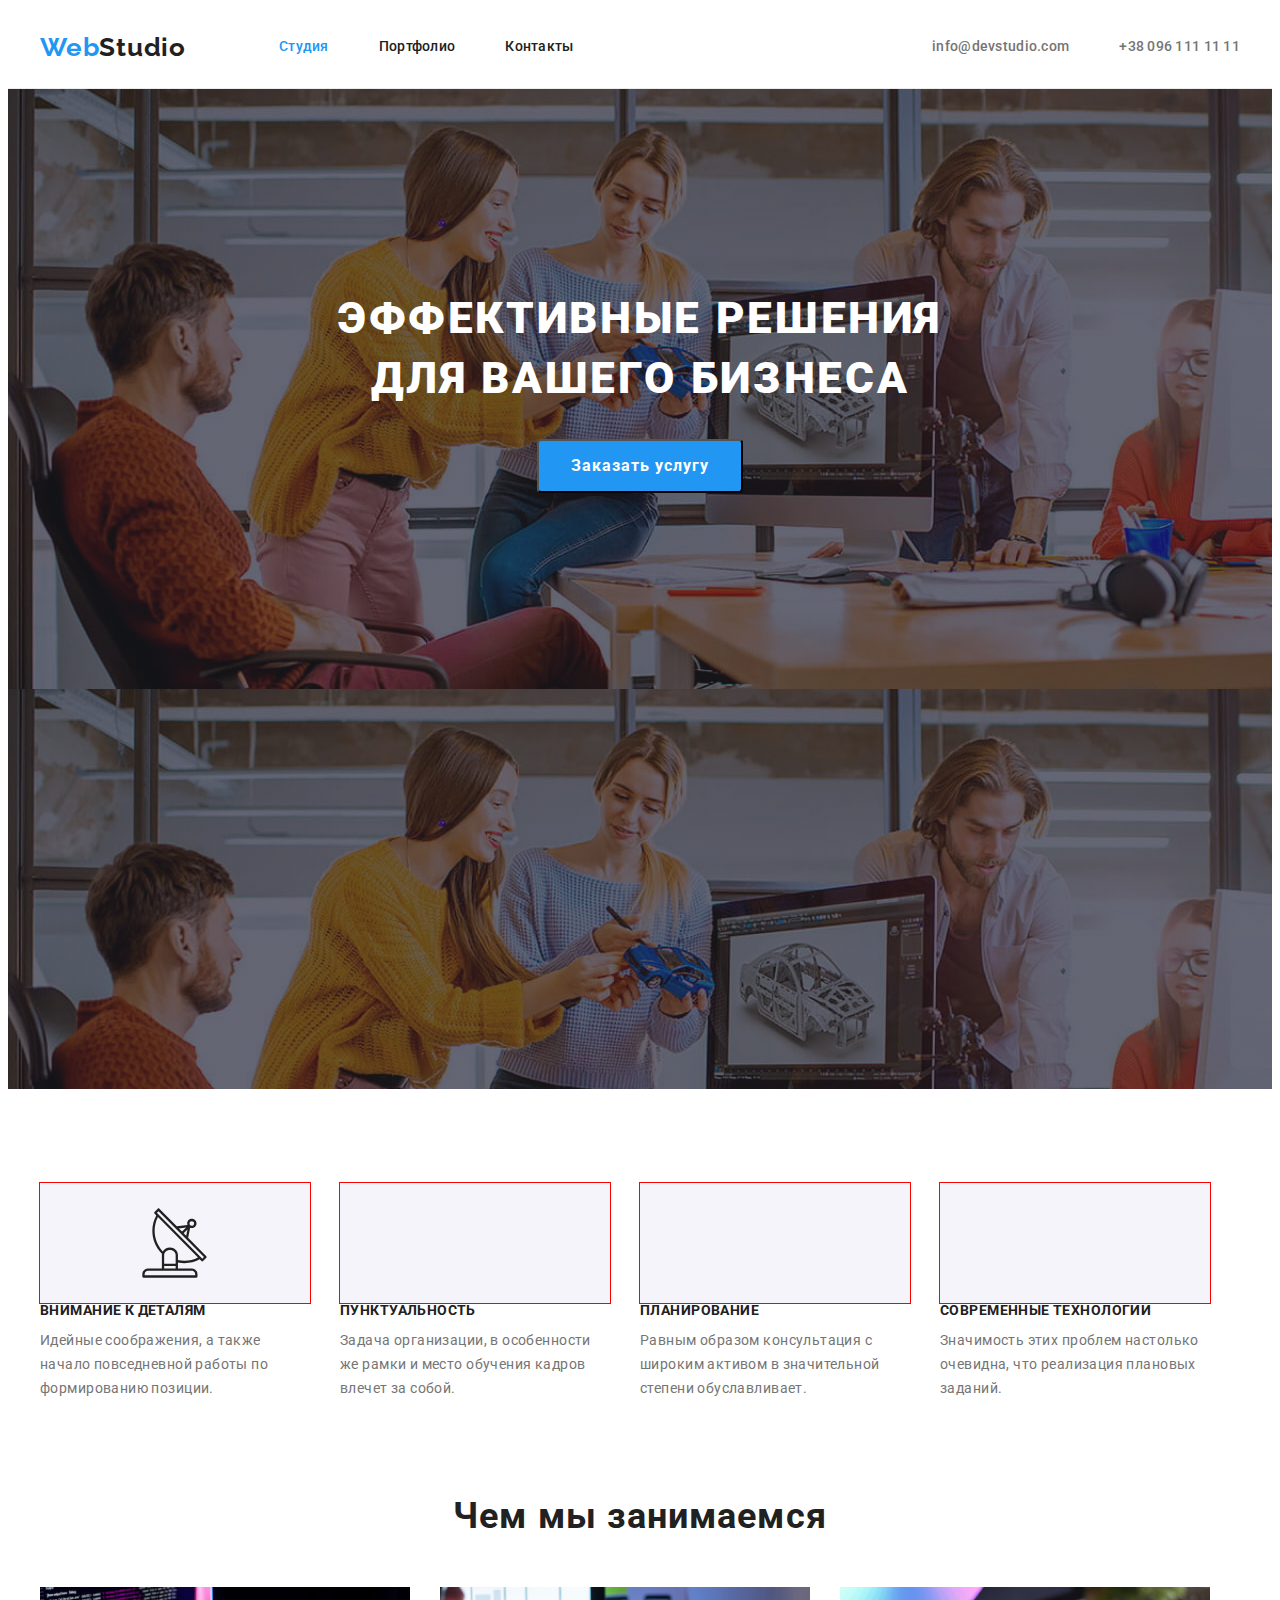
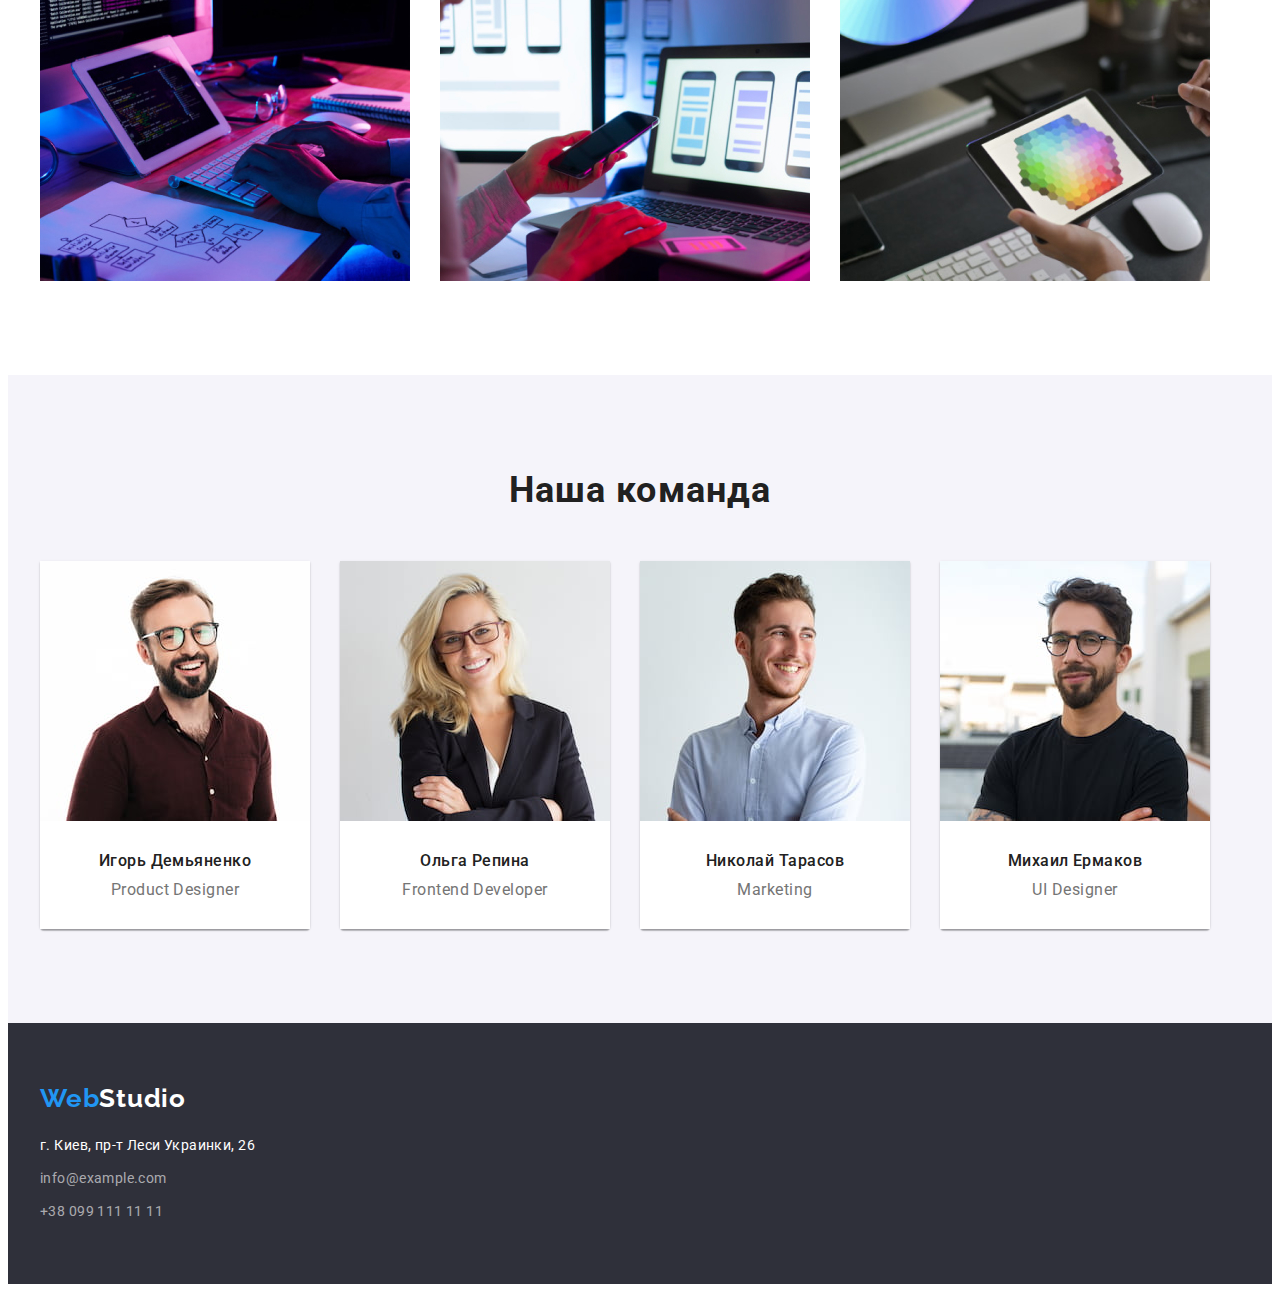
<file: index.html>
<!DOCTYPE html>
<html lang="en">
  <head>
    <meta charset="UTF-8" />
    <meta http-equiv="X-UA-Compatible" content="IE=edge" />
    <meta name="viewport" content="width=device-width, initial-scale=1.0" />
    <title>Document</title>
    <link rel="preconnect" href="https://fonts.googleapis.com" />
    <link rel="preconnect" href="https://fonts.gstatic.com" crossorigin />
    <link
      href="https://fonts.googleapis.com/css2?family=Raleway:wght@700&family=Roboto:wght@400;500;700;900&display=swap"
      rel="stylesheet"
    />
    <link
      rel="stylesheet"
      href="https://cdnjs.cloudflare.com/ajax/libs/modern-normalize/1.1.0/modern-normalize.min.css"
      integrity="sha512-wpPYUAdjBVSE4KJnH1VR1HeZfpl1ub8YT/NKx4PuQ5NmX2tKuGu6U/JRp5y+Y8XG2tV+wKQpNHVUX03MfMFn9Q=="
      crossorigin="anonymous"
      referrerpolicy="no-referrer"
    />
    <link rel="stylesheet" href="./css/styles.css" />
  </head>
  <body>
    <!-- шапка сайта -->
    <header class="page-header">
      <!-- site nav -->
      <div class="container main-nav">
        <nav class="main-nav">
          <a href="/" class="logo">
            <span class="logo-biginer">Web</span>Studio
          </a>

          <ul class="list site-nav">
            <li class="item"><a href="" class="link current">Студия</a></li>
            <li class="item">
              <a href="./portfolio.html" class="link">Портфолио</a>
            </li>
            <li class="item"><a href="" class="link">Контакты</a></li>
          </ul>
        </nav>

        <ul class="list contacts-nav">
          <li class="item">
            <a href="mailto:info@devstudio.com" class="contact"
              >info@devstudio.com</a
            >
          </li>
          <li class="item">
            <a href="tel:+380961111111" class="contact">+38 096 111 11 11</a>
          </li>
        </ul>
      </div>
    </header>

    <main>
      <!-- Герой -->
      <section class="hero section">
        <div class="container">
          <h1 class="hero-title">
            Эффективные решения <br />
            для вашего бизнеса
          </h1>
          <button class="hero-button" type="button">Заказать услугу</button>
        </div>
      </section>

      <!-- секция особенностей -->
      <section class="feature section">
        <div class="container">
          <h2 class="section-title visually-hidden">особенности</h2>
          <ul class="feature-list list">
            <li class="item icon-antenna">
              <h3 class="title">Внимание к деталям</h3>
              <p class="feature-list-text">
                Идейные соображения, а также начало повседневной работы по
                формированию позиции.
              </p>
            </li>
            <li class="item icon-clock">
              <h3 class="title">Пунктуальность</h3>
              <p class="feature-list-text">
                Задача организации, в особенности же рамки и место обучения
                кадров влечет за собой.
              </p>
            </li>
            <li class="item icon-display">
              <h3 class="title">Планирование</h3>
              <p class="feature-list-text">
                Равным образом консультация с широким активом в значительной
                степени обуславливает.
              </p>
            </li>
            <li class="item icon-astronaut">
              <h3 class="title">Современные технологии</h3>
              <p class="feature-list-text">
                Значимость этих проблем настолько очевидна, что реализация
                плановых заданий.
              </p>
            </li>
          </ul>
        </div>
      </section>

      <!-- секция: чем занимаемся -->
      <section class="activity section">
        <div class="container">
          <h2 class="section-title">Чем мы занимаемся</h2>
          <ul class="activity-list list">
            <li class="item">
              <img
                src="images/pic_1.jpg"
                alt="работа с клавиатурой"
                width="370"
                height="294"
              />
            </li>
            <li class="item">
              <img
                src="images/pic_2.jpg"
                alt="работа над мобильным приложением"
                width="370"
                height="294"
              />
            </li>
            <li class="item">
              <img
                src="images/pic_3.jpg"
                alt="работа с цветом"
                width="370"
                height="294"
              />
            </li>
          </ul>
        </div>
      </section>

      <!-- секция: команда -->
      <section class="team section">
        <div class="container">
          <h2 class="section-title">Наша команда</h2>
          <ul class="team-list list">
            <li class="item">
              <div class="card-thumb">
                <img
                  src="./images/portrate1.jpg"
                  alt="Фото дизайнера"
                  width="270"
                  height="260"
                />
              </div>
              <div class="card-content">
                <h3 class="title">Игорь Демьяненко</h3>
                <p class="team-list-text">Product Designer</p>
              </div>
            </li>

            <li class="item">
              <div class="card-thumb">
                <img
                  src="./images/portrate2.jpg"
                  alt="Фото разработчика"
                  width="270"
                  height="260"
                />
              </div>
              <div class="card-content">
                <h3 class="title">Ольга Репина</h3>
                <p class="team-list-text">Frontend Developer</p>
              </div>
            </li>

            <li class="item">
              <div class="card-thumb">
                <img
                  src="./images/portrate3.jpg"
                  alt="фото маркетолога"
                  width="270"
                  height="260"
                />
              </div>
              <div class="card-content">
                <h3 class="title">Николай Тарасов</h3>
                <p class="team-list-text">Marketing</p>
              </div>
            </li>

            <li class="item">
              <div class="card-thumb">
                <img
                  src="./images/portrate4.jpg"
                  alt="фото дизайнера"
                  width="270"
                  height="260"
                />
              </div>
              <div class="card-content">
                <h3 class="title">Михаил Ермаков</h3>
                <p class="team-list-text">UI Designer</p>
              </div>
            </li>
          </ul>
        </div>
      </section>
    </main>

    <!-- футер -->
    <footer class="footer">
      <div class="container">
        <a href="/" class="footer-logo">
          <span class="logo-biginer">Web</span>Studio
        </a>

        <address class="address">г. Киев, пр-т Леси Украинки, 26</address>

        <ul class="footer-list list">
          <li class="item">
            <a class="contact" href="mailto:info@example.com"
              >info@example.com</a
            >
          </li>

          <li class="item">
            <a class="contact" href="tel:+380991111111">+38 099 111 11 11</a>
          </li>
        </ul>
      </div>
    </footer>
  </body>
</html>
</file>
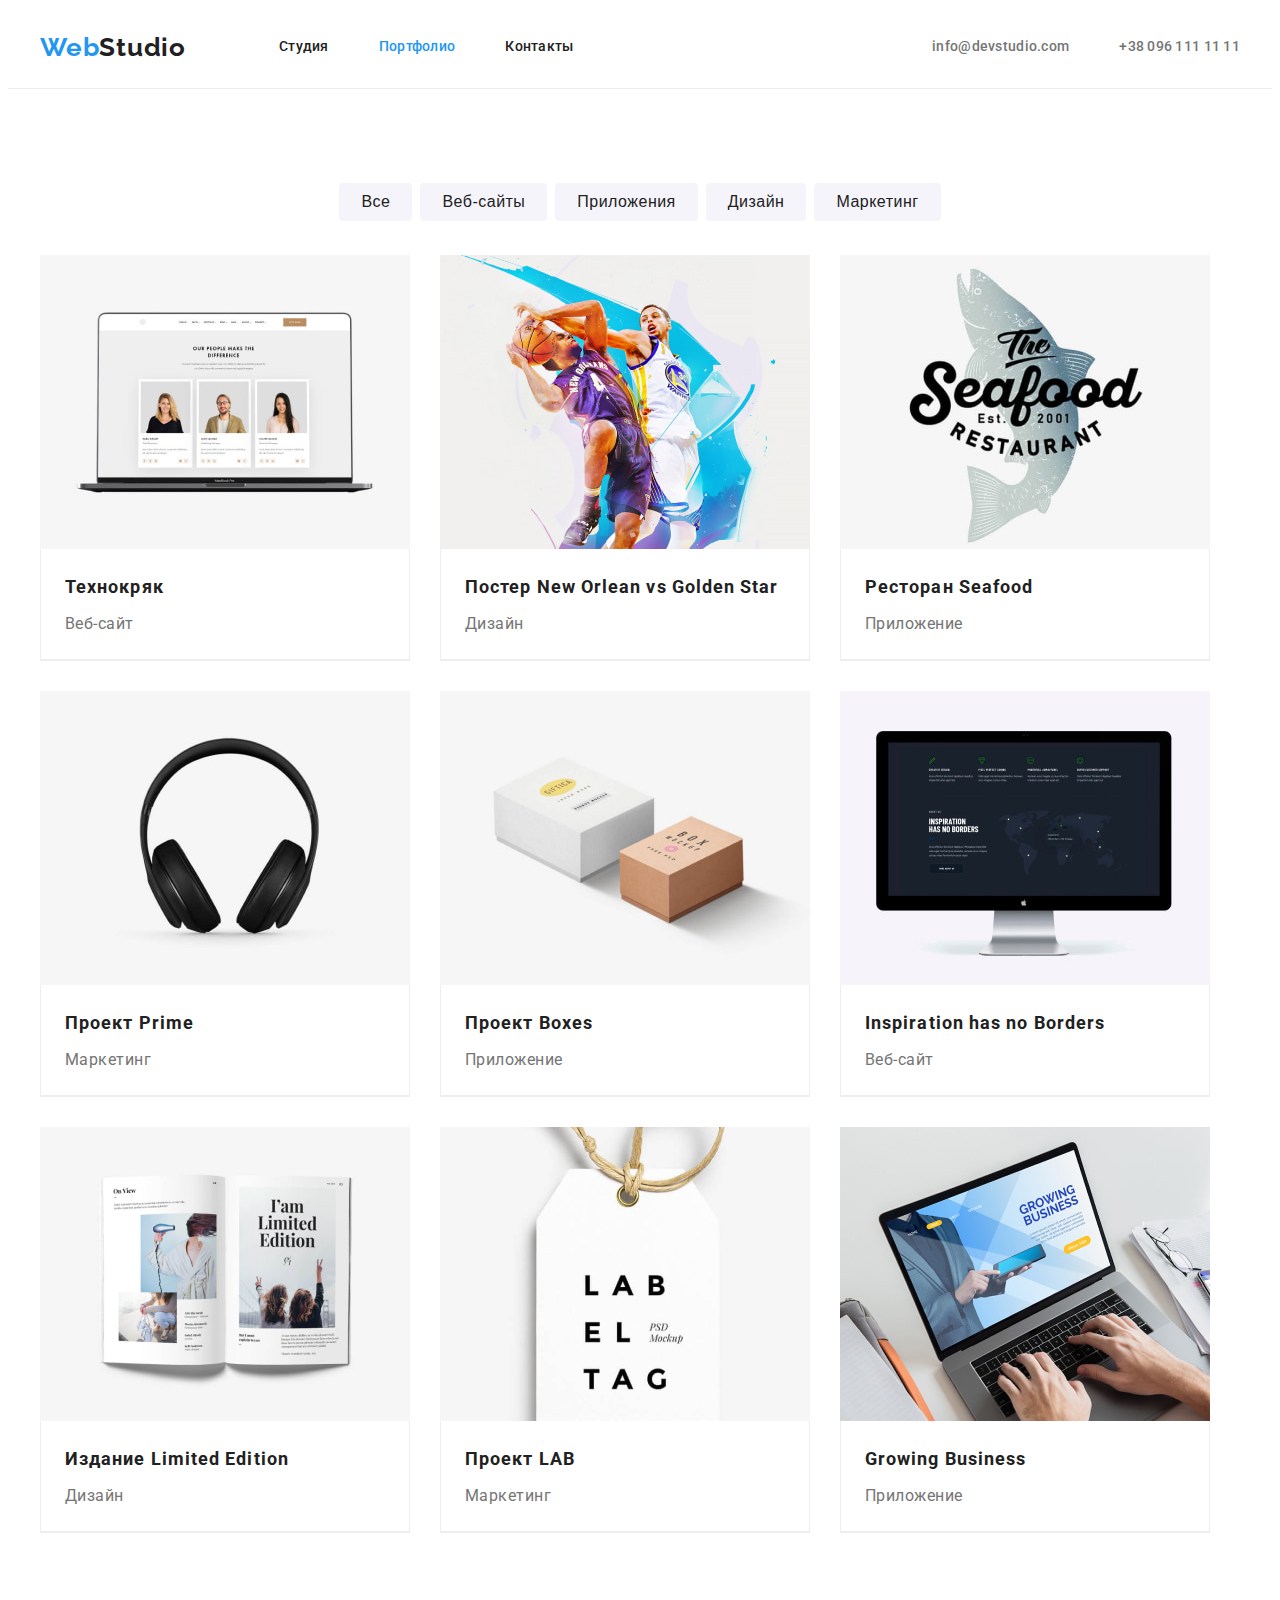
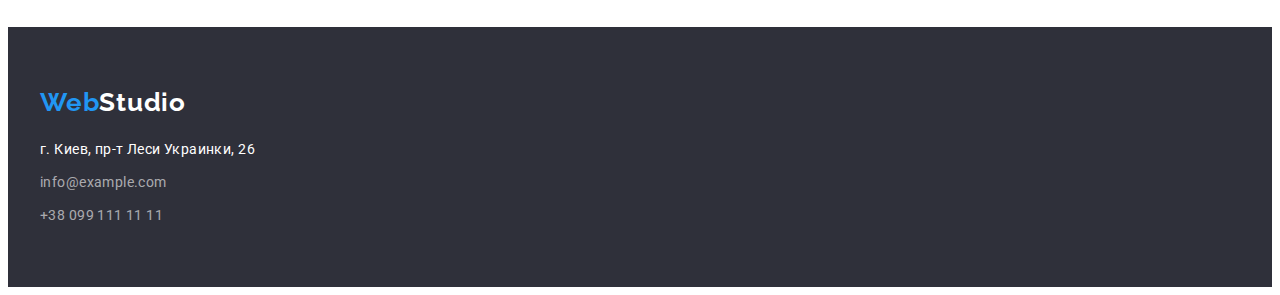
<file: portfolio.html>
<!DOCTYPE html>
<html lang="en">
  <head>
    <meta charset="UTF-8" />
    <meta http-equiv="X-UA-Compatible" content="IE=edge" />
    <meta name="viewport" content="width=device-width, initial-scale=1.0" />
    <title>Document</title>
    <link rel="preconnect" href="https://fonts.googleapis.com" />
    <link rel="preconnect" href="https://fonts.gstatic.com" crossorigin />
    <link
      href="https://fonts.googleapis.com/css2?family=Raleway:wght@700&family=Roboto:wght@400;500;700;900&display=swap"
      rel="stylesheet"
    />
    <link
      rel="stylesheet"
      href="https://cdnjs.cloudflare.com/ajax/libs/modern-normalize/1.1.0/modern-normalize.min.css"
      integrity="sha512-wpPYUAdjBVSE4KJnH1VR1HeZfpl1ub8YT/NKx4PuQ5NmX2tKuGu6U/JRp5y+Y8XG2tV+wKQpNHVUX03MfMFn9Q=="
      crossorigin="anonymous"
      referrerpolicy="no-referrer"
    />
    <link rel="stylesheet" href="./css/styles.css" />
  </head>
  <body>
    <!-- шапка сайта -->
    <header class="page-header">
      <!-- site nav -->
      <div class="container main-nav">
        <nav class="main-nav">
          <a href="/" class="logo">
            <span class="logo-biginer">Web</span>Studio
          </a>

          <ul class="list site-nav">
            <li class="item"><a href="./index.html" class="link">Студия</a></li>
            <li class="item"><a href="" class="link current">Портфолио</a></li>
            <li class="item"><a href="" class="link">Контакты</a></li>
          </ul>
        </nav>

        <ul class="list contacts-nav">
          <li class="item">
            <a href="mailto:info@devstudio.com" class="contact"
              >info@devstudio.com</a
            >
          </li>
          <li class="item">
            <a href="tel:+380961111111" class="contact">+38 096 111 11 11</a>
          </li>
        </ul>
      </div>
    </header>

    <main>
      <section class="portfolio">
        <div class="container">
          <h1 class="portfolio-title visually-hidden">портфолио</h1>
          <h2 class="portfolio-filtr visually-hidden">фильтр</h2>
          <ul class="filter list">
            <li class="item">
              <button class="filter-button" type="button">Все</button>
            </li>
            <li class="item">
              <button class="filter-button" type="button">Веб-сайты</button>
            </li>
            <li class="item">
              <button class="filter-button" type="button">Приложения</button>
            </li>
            <li class="item">
              <button class="filter-button" type="button">Дизайн</button>
            </li>
            <li class="item">
              <button class="filter-button" type="button">Маркетинг</button>
            </li>
          </ul>

          <ul class="projects list">
            <li class="project-item">
              <a href="">
                <div class="project-thomb">
                  <img
                    src="./images/project1(1).jpg"
                    alt="пример веб-сайта"
                    width="370"
                    height="294"
                  />
                </div>
                <div class="project-content">
                  <h3 class="project-item-title">Технокряк</h3>
                  <p class="project-item-text">Веб-сайт</p>
                </div>
              </a>
            </li>

            <li class="project-item">
              <a href="">
                <div class="project-thomb">
                  <img
                    src="./images/project2(1).jpg"
                    alt="пример дизайна"
                    width="370"
                    height="294"
                  />
                </div>
                <div class="project-content">
                  <h3 class="project-item-title">
                    Постер New Orlean vs Golden Star
                  </h3>
                  <p class="project-item-text">Дизайн</p>
                </div>
              </a>
            </li>

            <li class="project-item">
              <a href="">
                <div class="project-thomb">
                  <img
                    src="./images/project3(1).jpg"
                    alt="пример приложения"
                    width="370"
                    height="294"
                  />
                </div>
                <div class="project-content">
                  <h3 class="project-item-title">Ресторан Seafood</h3>
                  <p class="project-item-text">Приложение</p>
                </div>
              </a>
            </li>

            <li class="project-item">
              <a href="">
                <div class="project-thomb">
                  <img
                    src="./images/project4(1).jpg"
                    alt="пример маркетинга"
                    width="370"
                    height="294"
                  />
                </div>
                <div class="project-content">
                  <h3 class="project-item-title">Проект Prime</h3>
                  <p class="project-item-text">Маркетинг</p>
                </div>
              </a>
            </li>

            <li class="project-item">
              <a href="">
                <div class="project-thomb">
                  <img
                    src="./images/project5(1).jpg"
                    alt="пример приложения"
                    width="370"
                    height="294"
                  />
                </div>
                <div class="project-content">
                  <h3 class="project-item-title">Проект Boxes</h3>
                  <p class="project-item-text">Приложение</p>
                </div>
              </a>
            </li>

            <li class="project-item">
              <a href="">
                <div class="project-thomb">
                  <img
                    src="./images/project6(1).jpg"
                    alt="пример веб-сайта"
                    width="370"
                    height="294"
                  />
                </div>
                <div class="project-content">
                  <h3 class="project-item-title">Inspiration has no Borders</h3>
                  <p class="project-item-text">Веб-сайт</p>
                </div>
              </a>
            </li>

            <li class="project-item">
              <a href="">
                <div class="project-thomb">
                  <img
                    src="./images/project7(1).jpg"
                    alt="пример дизайна"
                    width="370"
                    height="294"
                  />
                </div>
                <div class="project-content">
                  <h3 class="project-item-title">Издание Limited Edition</h3>
                  <p class="project-item-text">Дизайн</p>
                </div>
              </a>
            </li>

            <li class="project-item">
              <a href="">
                <div class="project-thomb">
                  <img
                    src="./images/project8(1).jpg"
                    alt="пример маркетинга"
                    width="370"
                    height="294"
                  />
                </div>
                <div class="project-content">
                  <h3 class="project-item-title">Проект LAB</h3>
                  <p class="project-item-text">Маркетинг</p>
                </div>
              </a>
            </li>

            <li class="project-item">
              <a href="">
                <div class="project-thomb">
                  <img
                    src="./images/project9(1).jpg"
                    alt="пример приложения"
                    width="370"
                    height="294"
                  />
                </div>
                <div class="project-content">
                  <h3 class="project-item-title">Growing Business</h3>
                  <p class="project-item-text">Приложение</p>
                </div>
              </a>
            </li>
          </ul>
        </div>
      </section>
    </main>

    <!-- футер -->
    <footer class="footer">
      <div class="container">
        <a href="/" class="footer-logo">
          <span class="logo-biginer">Web</span>Studio
        </a>

        <address class="address">г. Киев, пр-т Леси Украинки, 26</address>

        <ul class="footer-list list">
          <li class="item">
            <a class="contact" href="mailto:info@example.com"
              >info@example.com</a
            >
          </li>

          <li class="item">
            <a class="contact" href="tel:+380991111111">+38 099 111 11 11</a>
          </li>
        </ul>
      </div>
    </footer>
  </body>
</html>
</file>
<file: css/styles.css>
:root {
  /* цвет */
  --primary-text-color: #757575;
  --title-text-color: #212121;
  --accent-color: #2196f3;
  --accent-button-hover: #188ce8;
  --primary-background-color: #ffffff;
  --second-background-color: #e5e5e5;
  --team-background-color: #f5f4fa;
  --dark-background-color: #2f303a;
  --footer-mail-color: rgba(255, 255, 255, 0.6);

  /* шрифты */
  --main-font: "Roboto", sans-serif;
  --logo-font: "Raleway", sans-serif;

  /* геометрия */
  --card-set-gap: 30px;
}

body {
  color: var(--primary-text-color);
  background-color: var(--primary-background-color);
  font-family: var(--main-font);
}

.visually-hidden {
  position: absolute;
  width: 1px;
  height: 1px;
  margin: -1px;
  border: 0;
  padding: 0;
  white-space: nowrap;
  clip-path: inset(100%);
  clip: rect(0 0 0 0);
  overflow: hidden;
}

/* сброс margin и некоторых стилей*/
h1,
h2,
h3,
p,
ul {
  margin: 0px;
  padding: 0px;
}

a {
  text-decoration: none;
}

img {
  display: block;
  max-width: 100%;
  height: auto;
}

.list {
  list-style: none;
}

/* общие параметры контейнеров и секций*/
.container {
  width: 1200px;
  padding: 0 15px;
  margin-left: auto;
  margin-right: auto;
}
.section {
  padding-top: 94px;
  padding-bottom: 94px;
}

/* шапка сайта */

.page-header {
  padding-top: 24px;
  padding-bottom: 25px;

  border-bottom: 1px solid #ececec;
}

.main-nav {
  display: flex;
  align-items: center;
}

.logo {
  color: var(--title-text-color);
  font-family: var(--logo-font);
  font-size: 26px;
  font-weight: 700;
  line-height: 1.19;
  letter-spacing: 0.03em;
  text-align: left;
}

.logo-biginer {
  color: var(--accent-color);
}

/* site nav */
.site-nav {
  display: flex;
  margin-left: 93px;
}

.site-nav .item + .item {
  margin-left: 50px;
}

.site-nav .link {
  display: block;

  color: var(--title-text-color);
  text-decoration: none;
  font-size: 14px;
  font-weight: 500;
  line-height: 1.14;
  letter-spacing: 0.02em;
}

.site-nav .link:hover,
.site-nav .link:focus {
  color: var(--accent-color);
}

.site-nav .link.current {
  color: var(--accent-color);
}

.contacts-nav {
  display: flex;
  margin-left: auto;
}

.contacts-nav .item:not(:last-child) {
  margin-right: 50px;
}

.contacts-nav .contact {
  display: block;

  color: inherit;
  text-decoration: none;
  font-size: 14px;
  font-weight: 500;
  line-height: 1.14;
  letter-spacing: 0.02em;
  text-align: left;
}
.contacts-nav .contact:hover,
.contacts-nav .contact:focus {
  color: var(--accent-color);
}

/* герой */
.hero {
  padding-top: 200px;
  padding-bottom: 200px;

  text-align: center;
}

.hero {
  /* width: 1600px; */
  max-width: 1600px;
  height: 600px;

  background-color: #C4C4C4;

  background-image: linear-gradient(to right,
   rgba(47, 48, 58, 0.4),
   rgba(47, 48, 58, 0.4)
   ),
  url(../images/hero.jpg);
}

.hero-title {
  margin-bottom: 30px;
  text-transform: uppercase;
  color: var(--primary-background-color);
  font-size: 44px;
  font-weight: 900;
  line-height: 1.36;
  letter-spacing: 0.06em;
}



/* batton */
.hero-button {
  min-width: 200px;
  border-radius: 4px;
  padding: 10px 32px;
  font-family: inherit;
  color: var(--primary-background-color);
  background-color: var(--accent-color);
  font-size: 16px;
  font-weight: 700;
  line-height: 1.88;
  letter-spacing: 0.06em;
}
.hero-button:hover {
  color: var(--primary-background-color);
  background-color: var(--accent-button-hover);
  cursor: pointer;
}

/* секции */
.section-title {
  color: var(--title-text-color);
  font-size: 36px;
  font-weight: 700;
  line-height: 1.17;
  letter-spacing: 0.03em;
  text-align: center;
}

/* секция особенностей */

.feature-list {
  display: flex;
}

.feature-list .item {
  width: 270px;
}

.feature-list .item:not(:last-child) {
  margin-right: 30px;
}

.feature-list .item::before {
  content: '';
  display: block;
  height: 120px;
  outline: 1px solid red;
  /* background-size: 65.32px 70px; */
  background-repeat: no-repeat;
  background-position: center;
  background-color: #F5F4FA;
}

.icon-antenna::before {
  background-image: url(../images/Vector.svg);
  background-size: 65.32px 70px;
}

.icon-clock::before {
  background-image: url();
}

.icon-display::before {
  background-image: url();
}

.icon-astronaut::before {
  background-image: url();
}

.feature-list .title {
  margin-bottom: 10px;

  text-transform: uppercase;
  color: var(--title-text-color);
  font-size: 14px;
  font-weight: 700;
  line-height: 1.14;
  letter-spacing: 0.03em;
  text-align: left;
}
.feature-list-text {
  font-size: 14px;
  font-weight: 400;
  line-height: 1.71;
  letter-spacing: 0.03em;
  text-align: left;
}

/* секция: чем занимаемся */
section.activity.section {
  padding-top: 0;
}

.activity .list {
  display: flex;
}

.activity-list .item:not(:last-child) {
  margin-right: 30px;
}

.activity .section-title {
  margin-bottom: 50px;
}

/* секция: команда */

.section.team.section {
  background-color: var(--team-background-color);
}
.team .section-title {
  margin-bottom: 50px;
}

.team .list {
  display: flex;
}

.team-list > .item {
  flex-basis: calc(100% / 4 - var(--card-set-gap));

  box-shadow: 0px 1px 3px rgba(0, 0, 0, 0.12), 0px 1px 1px rgba(0, 0, 0, 0.14),
  0px 2px 1px rgba(0, 0, 0, 0.2);
  border-radius: 0px 0px 4px 4px;
  }

.team-list > .item:not(:last-child) {
  margin-right: var(--card-set-gap);
}

.team-list .title {
  margin-bottom: 10px;

  color: var(--title-text-color);
  font-weight: 500;
  font-size: 16px;
  line-height: 1.19;
  letter-spacing: 0.03em;
}
.team-list-text {
  font-size: 16px;
  font-weight: 400;
  line-height: 1.19;
  letter-spacing: 0.03em;
}

.card-content {
  padding-top: var(--card-set-gap);
  padding-bottom: var(--card-set-gap);
  text-align: center;

  background-color: #ffffff;
}

/* футер */

.footer {
  padding-top: 60px;
  padding-bottom: 60px;

  background-color: var(--dark-background-color);
}

/* .footer .container {
  display: flex;
  flex-direction: column;
  justify-content: center;
} */

.footer-logo {
  margin-bottom: 20px;

  color: var(--primary-background-color);
  font-family: Raleway;
  font-size: 26px;
  font-weight: 700;
  line-height: 1.19;
  letter-spacing: 0.03em;
}

.logo-biginer {
  color: var(--accent-color);
}

.address {
  margin-top: 20px;
  margin-bottom: 9px;

  color: var(--primary-background-color);
  font-weight: 400;
  font-size: 14px;
  line-height: 1.71;
  letter-spacing: 0.03em;
  font-style: inherit;
}

.footer-list .contact {
  color: var(--footer-mail-color);
  font-size: 14px;
  line-height: 1.71;
  letter-spacing: 0.03em;
}

.footer-list .contact:hover,
.footer-list .contact:focus {
  color: var(--accent-color);
}

.footer-list .item:first-child {
  margin-bottom: 9px;
}

/* стили для портфолио */

.portfolio {
  padding-top: 94px;
  padding-bottom: 94px;

  font-family: inherit;
}

.portfolio .container {
  width: 1200px;
}

.filter.list {
  display: flex;
  margin-bottom: 34px;

  justify-content: center;
}

.filter .item:not(:last-child) {
  margin-right: 8px;
}

.filter-button {
  border-radius: 4px;
  padding: 6px 22px;

  font-weight: 500;
  font-size: 16px;
  line-height: 1.63;
  letter-spacing: 0.03em;
  color: var(--title-text-color);
  background-color: var(--team-background-color);
  cursor: pointer;
  border: none;
}

.filter-button:hover,
.filter-button:focus {
  font-weight: 500;
  font-size: 16px;
  line-height: 1.63;
  letter-spacing: 0.03em;
  color: var(--primary-background-color);
  background-color: var(--accent-color);
}

.projects.list {
  display: flex;
  flex-wrap: wrap;
  flex-basis: calc(100% / 3 - var(--card-set-gap));

  margin-left: calc(-1 * var(--card-set-gap));
  margin-top: calc(-1 * var(--card-set-gap));
}

.project-item {
  width: 370px;
  margin-left: var(--card-set-gap);
  margin-top: var(--card-set-gap);
  border-bottom: 1px solid #eeeeee;
}

.project-content {
  border: 1px solid #eeeeee;
  border-top: none;

  padding-top: 20px;
  padding-bottom: 20px;
  padding-left: 24px;
  padding-right: 24px;

  background-color: #ffffff;
}

/* .project-item:not(:nth-child(3n)) {
  margin-right: 30px;
}
.project-item:not(:nth-last-child(-n + 3)) {
  margin-bottom: 30px;
} */

.project-item-title {
  margin-bottom: 4px;

  color: var(--title-text-color);
  font-weight: 700;
  font-size: 18px;
  line-height: 2;
  letter-spacing: 0.06em;
}

.project-item-text {
  color: var(--primary-text-color);
  font-weight: 400;
  font-size: 16px;
  line-height: 1.87;
  letter-spacing: 0.03em;
}
</file>
